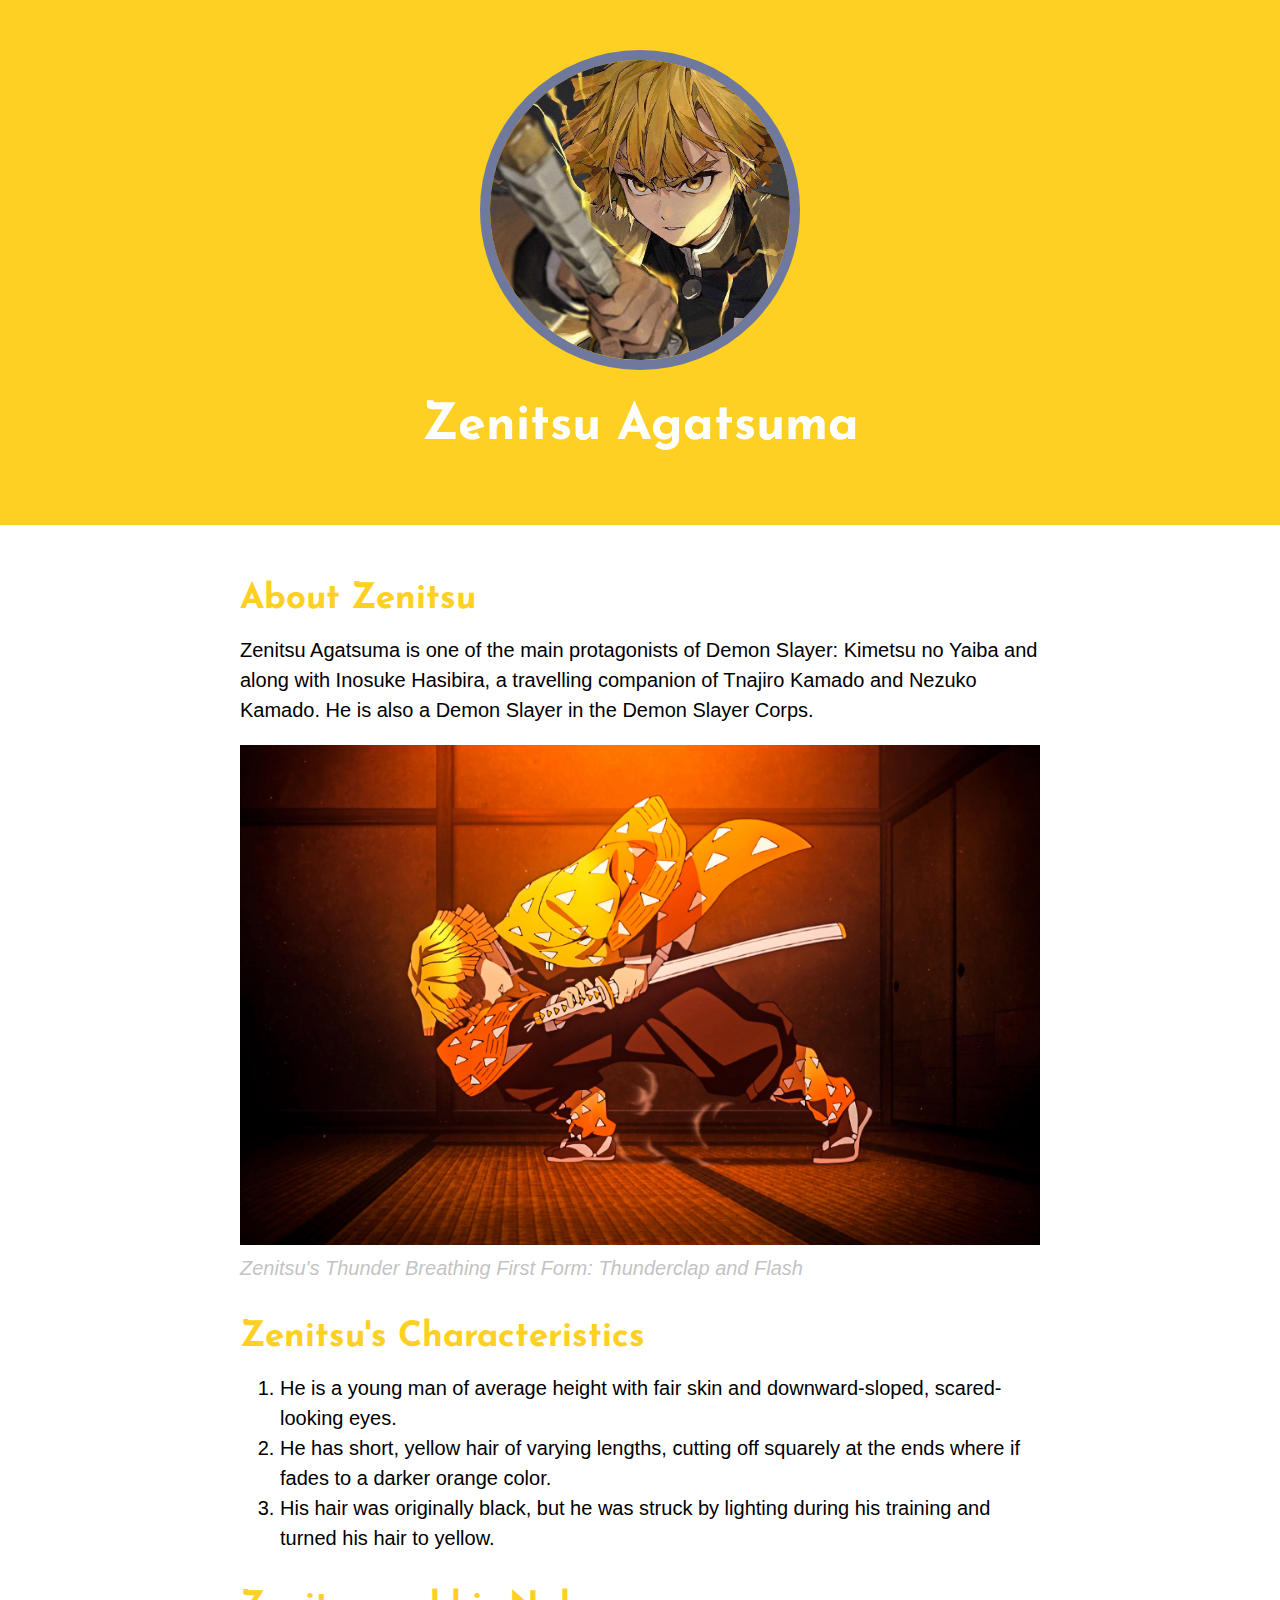
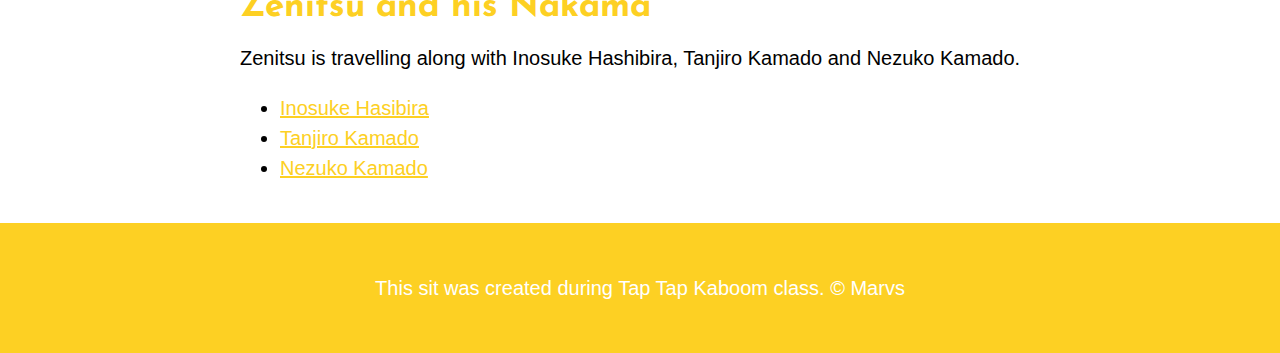
<file: Zenitsu/index.html>
<!DOCTYPE html>
<html>
<head>
	<meta charset="utf-8">
	<meta name="viewport" content="width=device-width, initial-scale=1">
	<title>Zenitsu Agatsuma</title>
	<link rel="icon" href="img/Zenitsu Agatsuma.jpg">
	<link rel="preconnect" href="https://fonts.googleapis.com">
<link rel="preconnect" href="https://fonts.gstatic.com" crossorigin>
<link href="https://fonts.googleapis.com/css2?family=Josefin+Sans&display=swap" rel="stylesheet">
	<link rel="stylesheet" type="text/css" href="css/hero.css">
</head>
<body>
	<!-- Header Element-->
	<header>
		<img src="img/Zenitsu Agatsuma.jpg">
		<h1>Zenitsu Agatsuma</h1>
	</header>

	<!-- Main Element -->
	<main>
		<h2>About Zenitsu</h2>
		<p>Zenitsu Agatsuma is one of the main protagonists of Demon Slayer: Kimetsu no Yaiba and along with Inosuke Hasibira, a travelling companion of Tnajiro Kamado and Nezuko Kamado. He is also a Demon Slayer in the Demon Slayer Corps.</p>
		<img src="img/Zenitsu-BIG.jpg">
		<p class="caption">Zenitsu's Thunder Breathing First Form: Thunderclap and Flash</p>
		<!-- Characteristics -->
		<h2>Zenitsu's Characteristics</h2>
		<ol>
			<li>He is a young man of average height with fair skin and downward-sloped, scared-looking eyes.</li>
			<li>He has short, yellow hair of varying lengths, cutting off squarely at the ends where if fades to a darker orange color.</li>
			<li>His hair was originally black, but he was struck by lighting during his training and turned his hair to yellow.</li>
		</ol>
		<!-- Nakama -->
		<h2>Zenitsu and his Nakama</h2>
		<p>Zenitsu is travelling along with Inosuke Hashibira, Tanjiro Kamado and Nezuko Kamado.</p>
		<ul>
			<li><a target="_blank" href="https://kimetsu-no-yaiba.fandom.com/wiki/Inosuke_Hashibira">Inosuke Hasibira</a></li>
			<li><a target="_blank" href="https://kimetsu-no-yaiba.fandom.com/wiki/Tanjiro_Kamado">Tanjiro Kamado</a></li>
			<li><a target="_blank" href="https://kimetsu-no-yaiba.fandom.com/wiki/Nezuko_Kamado">Nezuko Kamado</a></li>
		</ul>

	</main>
	<!-- Footer Element -->
	<footer>
		<p>This sit was created during <a href="https://taptapkaboom.com"></a>Tap Tap Kaboom class. &copy; Marvs
		</p>
	</footer>
</body>
</html>
</file>
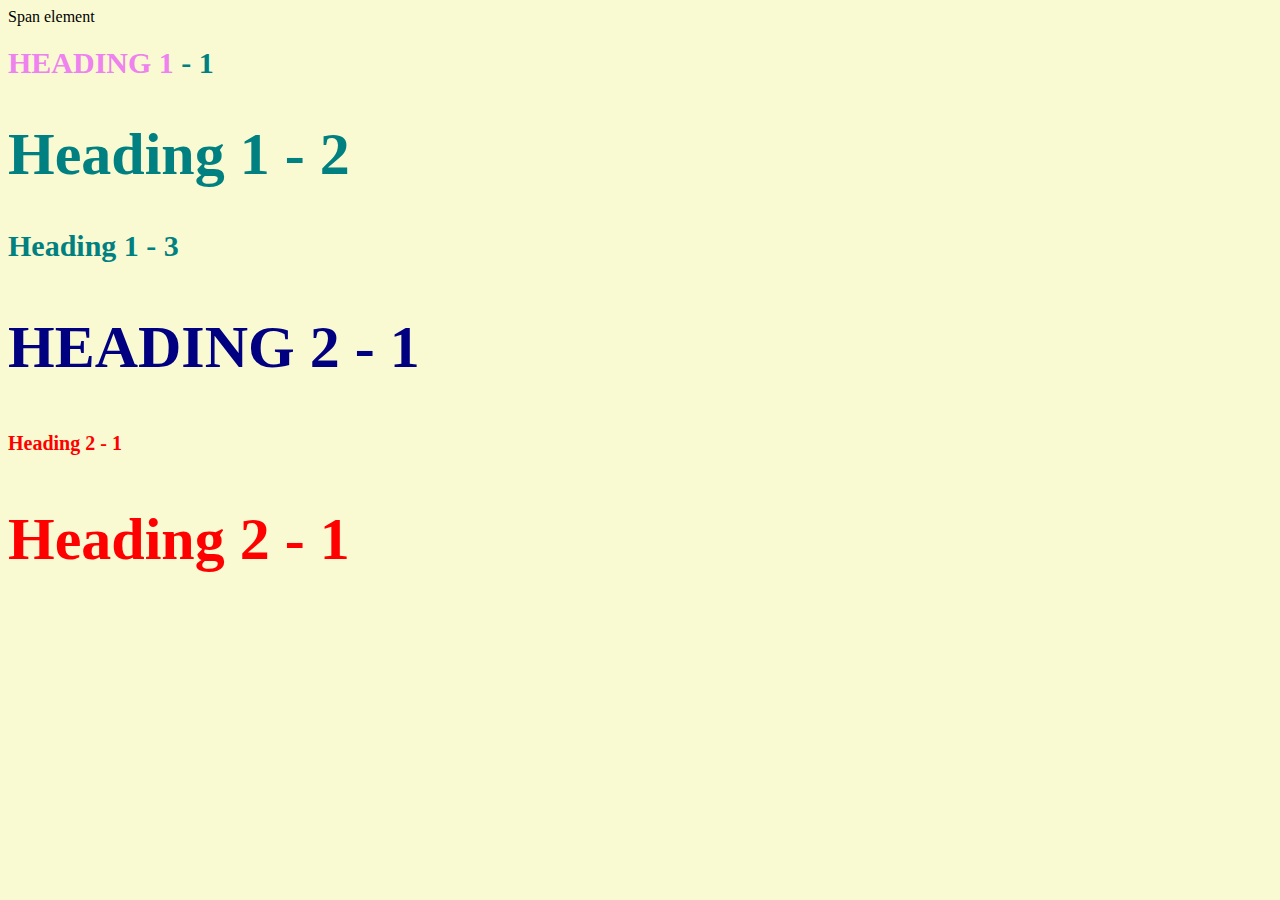
<file: Style-test.html>
<!DOCTYPE html>
<html>
<head>
	<meta charset="utf-8">
	<meta name="viewport" content="width=device-width, initial-scale=1">
	<title>Style test</title>
	<link rel="stylesheet" type="text/css" href="css/test.css">
</head>
<body>
	<span>Span element</span>
	<h1 class="uppercase"><span>Heading 1</span> - 1</h1>
	<h1 class="big">Heading 1 - 2</h1>
	<h1>Heading 1 - 3</h1>
	<h2 class="big uppercase">Heading 2 - 1</h2>
	<h2>Heading 2 - 1</h2>
	<h2 class="big">Heading 2 - 1</h2>

</body>
</html>
</file>
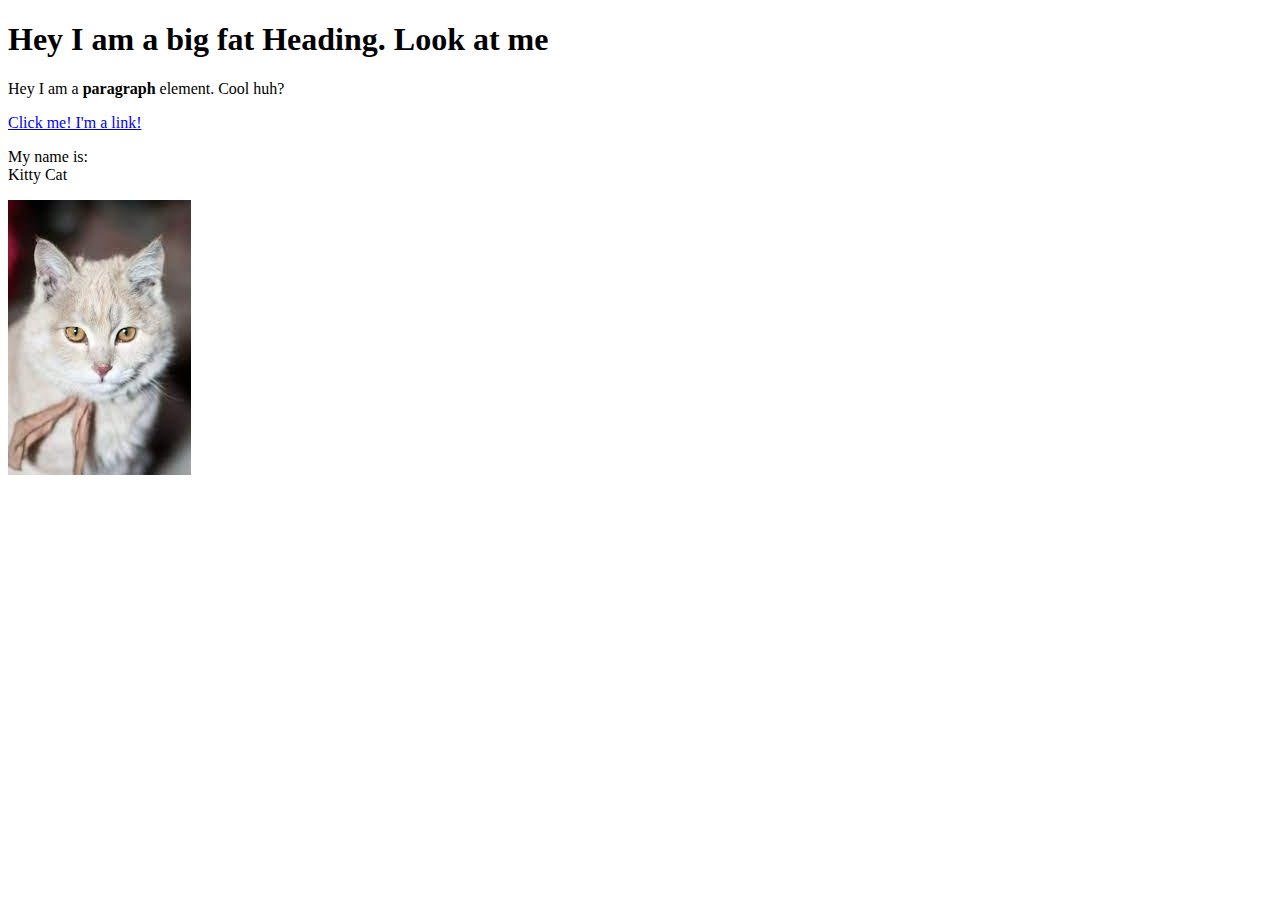
<file: Test.html>
<!DOCTYPE html>
<html>
<head>
	<title>Test Page</title>
</head>
<body>
	<h1>Hey I am a big fat Heading. Look at me</h1>
	<p>Hey I am a <b>paragraph</b> element. Cool huh?</p>
	<a href="https://google.com" target="_blank" title="Let's go to Google">Click me! I'm a link!</a>
	<p>My name is:<br>
	Kitty Cat</p>
	<img src="cat.jpg">
	</body>

</html>
</file>
<file: Zenitsu/css/hero.css>
body {
	margin: 0;
	font-family: Helvetica, Arial, sans-serif;
	font-size: 20px;
	line-height: 30px;
}

header{
	background-color: #FDD023;
	text-align: center;
	padding-top: 50px;
	padding-bottom: 50px;
}

h1, h2{
	font-family: 'Josefin Sans', sans-serif;
}

header h1{
	color: white;
	font-size: 50px;
}

header img{
	border-radius: 170px;
	width: 300px;
	border: 10px solid #6f799e;
}

Main{
	max-width: 800px;
	margin: 0 auto;
	padding: 20px;
}

main img{
	max-width: 100%;
}

h2{
	font-size: 35px;
	color: #FDD023;
	margin: 40px 0 10px;
}

a{
	color: #FDD023;
}

a:hover{
	color: #483a94;
}

footer{
	background-color: #FDD023;
	text-align: center;
	color: white;
	padding: 50px;
}

footer p{
	margin: 0;
}
footer a{
	color: white;
}
footer a: hover{
	opacity: .5;
	background-color: transparent;
}

p.caption{
	color: #99999999;
	font-style: italic;
	margin-top: 0;
}
</file>
<file: css/test.css>
body{
	background-color: lightgoldenrodyellow;
}
h1{
	font-size: 30px;
	color: teal;
}

h2{
	color: red;
	font-size: 20px;
}

.big{
	font-size: 60px;
}

.uppercase{
	text-transform: uppercase;
}

.big.uppercase{
	color: navy;
}

h1 span{
	color: violet;
}
</file>
